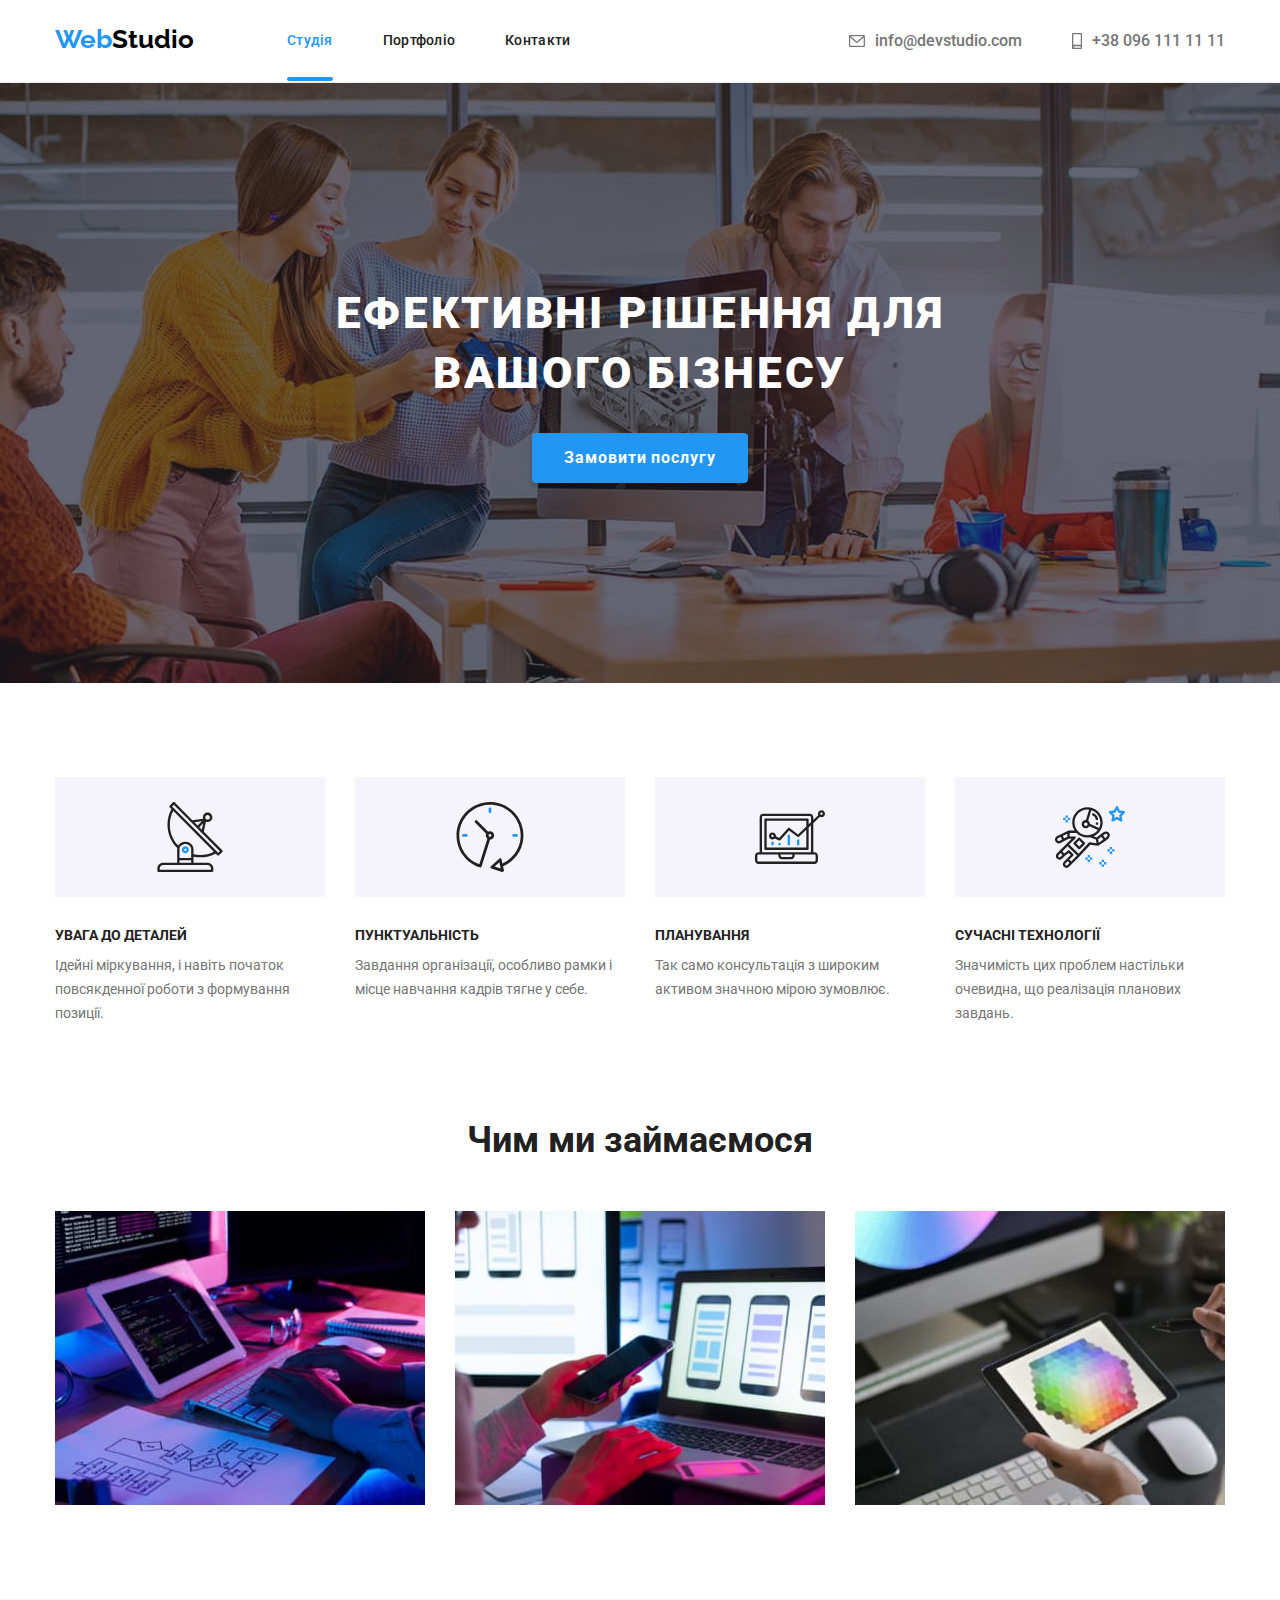
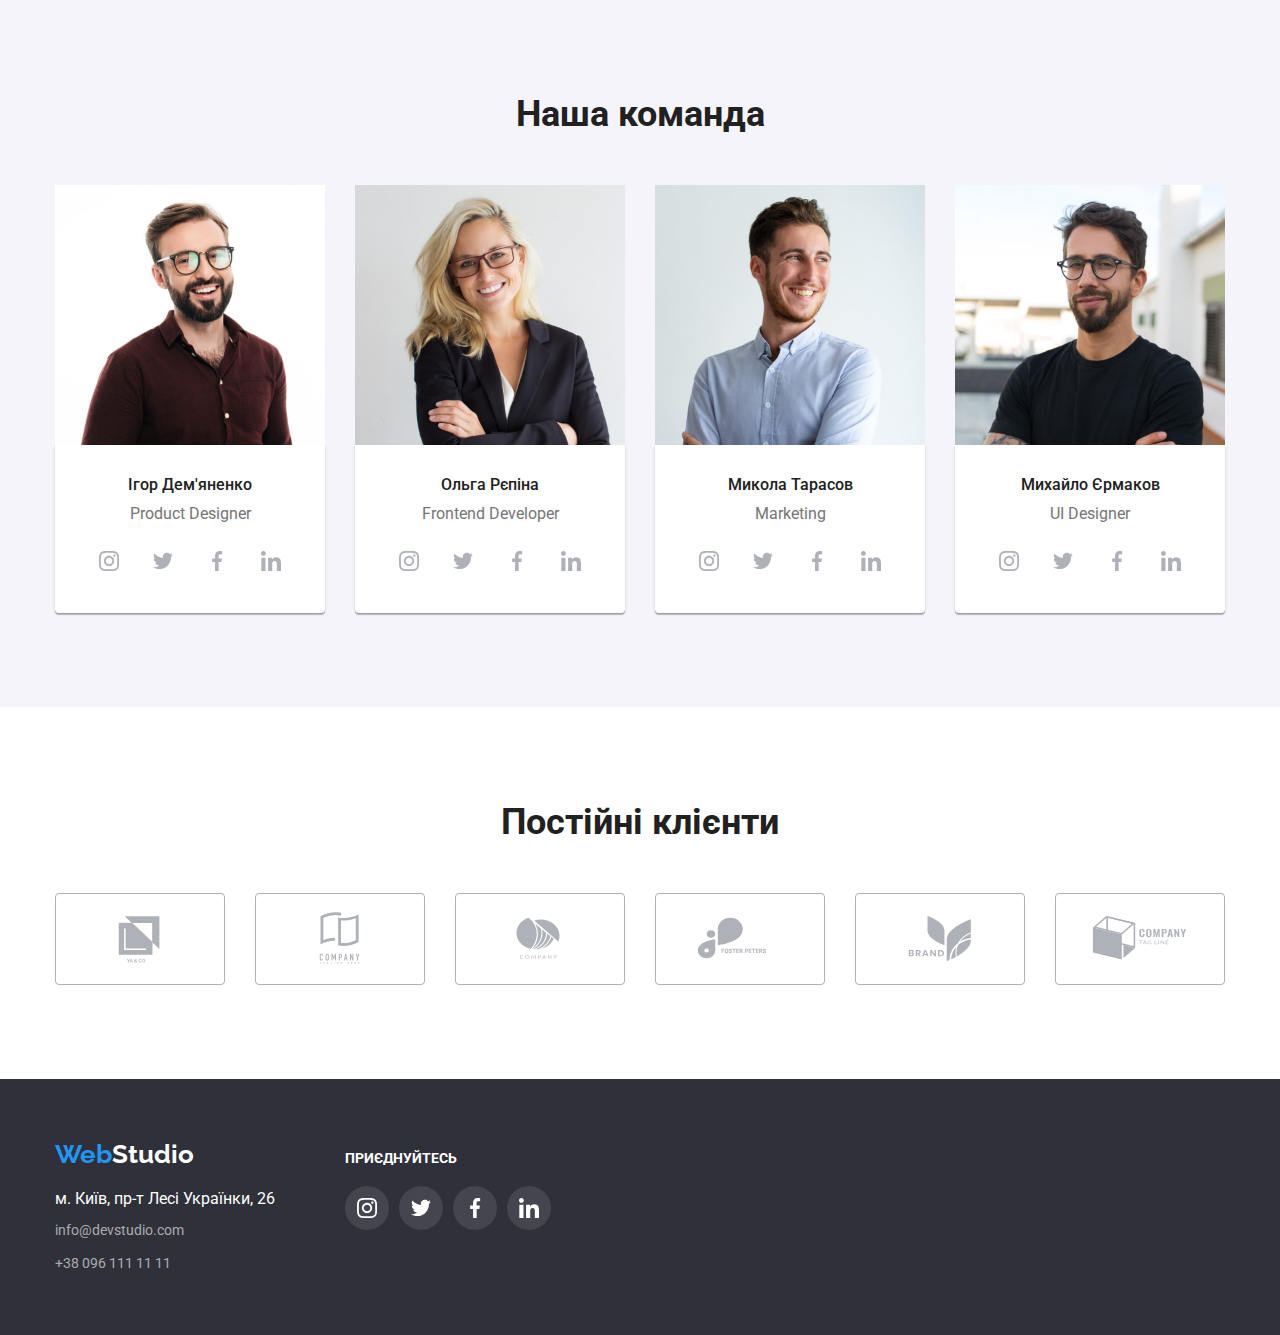
<file: index.html>
<!DOCTYPE html>
<html lang="uk">

<head>
    <meta charset="UTF-8">
    <meta http-equiv="X-UA-Compatible" content="IE=edge">
    <meta name="viewport" content="width=device-width, initial-scale=1.0">
    <title>WebStudio</title>
    <link rel="preconnect" href="https://fonts.googleapis.com">
    <link rel="preconnect" href="https://fonts.gstatic.com" crossorigin>
    <link
        href="https://fonts.googleapis.com/css2?family=Montserrat:wght@400;700&family=Raleway:wght@700&family=Roboto:wght@400;500;700;900&display=swap"
        rel="stylesheet">
    <link rel="stylesheet" href="./css/modern-normalize.css" />
    <link rel="stylesheet" href="./css/styles.css">
</head>

<body class="page">
    <!-- Навігація -->
    <header class="header">
        <div class="container header-container">
            <a class="logo-header link" lang="en" href="/">Web<span class="logo-part">Studio</span></a>
            <nav class="nav">
                <ul class="header-list">
                    <li class="header-item"><a class="nav-link link current" href="">Студія</a></li>
                    <li class="header-item"><a class="nav-link link " href="./portfolio.html">Портфоліо</a></li>
                    <li class="header-item"><a class="nav-link link" href="">Контакти</a></li>
                </ul>
            </nav>
            <ul class="contacts-list">
                <li class="contacts-list-item"><a class="contacts-header-link link" href="mailto:info@devstudio.com">
                        <svg class="contacts-icon" width="16" height="12">
                            <use href="./images/icons/icons.svg#icon-envelope">

                            </use>
                        </svg>info@devstudio.com
                    </a>
                </li>
                <li class="contacts-list-item"><a class="contacts-header-link link" href="tel:+380961111111">
                        <svg class="contacts-icon" width="10" height="16">
                            <use href="./images/icons/icons.svg#icon-smartphone">

                            </use>
                        </svg>+38 096 111
                        11 11
                    </a></li>
            </ul>
        </div>
    </header>
    <main>
        <!-- Герой -->
        <section class="hero">
            <div class="container hero-container">
                <h1 class="hero-title">Ефективні рішення для вашого бізнесу</h1>
                <button class="hero-btn" type="button"data-modal-open>Замовити послугу</button>
            </div>
        </section>
        <!-- Наші переваги -->
        <section class="hero-section">
            <div class="container">
                <h2 class="section-title visually-hidden">Наші плюси</h2>
                <ul class="hero-list">
                    <li class="hero-item">
                        <div class="about-us">
                            <svg class="icon about" width="70" height="70">
                                <use href="./images/icons/icons.svg#icon-antenna"></use>
                            </svg>
                        </div>
                        <h3 class="hero-caption">Увага до деталей</h3>
                        <p class="hero-subtitle">Ідейні міркування, і навіть початок повсякденної роботи з формування
                            позиції.</p>
                    </li>
                    <li class="hero-item">
                        <div class="about-us">
                            <svg class="icon about" width="70" height="70">
                                <use href="./images/icons/icons.svg#icon-clock"></use>
                            </svg>
                        </div>
                        <h3 class="hero-caption">Пунктуальність</h3>
                        <p class="hero-subtitle">Завдання організації, особливо рамки і місце навчання кадрів тягне у
                            себе.
                        </p>
                    </li>
                    <li class="hero-item">
                        <div class="about-us">
                            <svg class="icon about" width="70" height="70">
                                <use href="./images/icons/icons.svg#icon-diagram"></use>
                            </svg>
                        </div>
                        <h3 class="hero-caption">Планування</h3>
                        <p class="hero-subtitle">Так само консультація з широким активом значною мірою зумовлює.</p>
                    </li>
                    <li class="hero-item">
                        <div class="about-us">
                            <svg class="icon about" width="70" height="70">
                                <use href="./images/icons/icons.svg#icon-astronaut"></use>
                            </svg>
                        </div>
                        <h3 class="hero-caption">Сучасні технології</h3>
                        <p class="hero-subtitle">Значимість цих проблем настільки очевидна, що реалізація планових
                            завдань.
                        </p>
                    </li>
                </ul>
            </div>
        </section>
        <!-- Наша робота -->
        <section class="content">
            <div class="container">
                <h2 class="content-title">Чим ми займаємося</h2>
                <ul class="content-list">
                    <li class="content-item"><img class="img" src="./images/logo1.jpg" alt="робота за ноутбуком"
                            width=370>
                    </li>
                    <li class="content-item"><img class="img" src="./images/logo2.jpg" alt="робота в телефоні"
                            width=370>
                    </li>
                    <li class="content-item"><img class="img" src="./images/logo3.jpg" alt="робота в планшеті"
                            width=370>
                    </li>
                </ul>
            </div>
        </section>
        <!-- Команда -->
        <section class="section-team">
            <div class="container">
                <h2 class="section-team-title">Наша команда</h2>
                <ul class="section-team-list">
                    <li class="section-team-item">
                        <img class="img" src="./images/ihor.jpg" alt="Ігор Дем'яненко" width=270>
                        <div class="team-box">
                            <h3 class="section-team-caption">Ігор Дем'яненко</h3>
                            <p class="section-team-subtitle" lang="en">Product Designer</p>
                            <ul class="socials-list">
                                <li class="socials-item">
                                    <a class="socials-link" href="https://instagram.com" target="blank"
                                        rel="noopener noreferrer" aria-label="Instagram">
                                        <svg class="socials-icon" width="20" height="20">
                                            <use href="./images/icons/icons.svg#icon-instagram"></use>
                                        </svg>
                                    </a>
                                </li>
                                <li>
                                    <a class="socials-link" href="https://twitter.com" target="blank"
                                        rel="noopener noreferrer" aria-label="Twitter">
                                        <svg class="socials-icon" width="20" height="20">
                                            <use href="./images/icons/icons.svg#icon-twitter"></use>
                                        </svg>
                                    </a>
                                </li>
                                <li>
                                    <a class="socials-link" href="https://facebook.com" target="blank"
                                        rel="noopener noreferrer" aria-label="facebook">
                                        <svg class="socials-icon" width="20" height="20">
                                            <use href="./images/icons/icons.svg#icon-facebook"></use>
                                        </svg>
                                    </a>
                                </li>
                                <li>
                                    <a class="socials-link" href="https://linkedin.com" target="blank"
                                        rel="noopener noreferrer" aria-label="LinkedIn">
                                        <svg class="socials-icon" width="20" height="20">
                                            <use href="./images/icons/icons.svg#icon-linkedin"></use>
                                        </svg>
                                    </a>
                                </li>
                            </ul>
                        </div>
                    </li>
                    <li class="section-team-item">
                        <img class="img" src="./images/olga.jpg" alt="Ольга Рєпіна" width=270>
                        <div class="team-box">
                            <h3 class="section-team-caption">Ольга Рєпіна</h3>
                            <p class="section-team-subtitle" lang="en">Frontend Developer</p>
                            <ul class="socials-list">
                                <li class="socials-item">
                                    <a class="socials-link" href="https://instagram.com" target="blank"
                                        rel="noopener noreferrer" aria-label="Instagram">
                                        <svg class="socials-icon" width="20" height="20">
                                            <use href="./images/icons/icons.svg#icon-instagram"></use>
                                        </svg>
                                    </a>
                                </li>
                                <li>
                                    <a class="socials-link" href="https://twitter.com" target="blank"
                                        rel="noopener noreferrer" aria-label="Twitter">
                                        <svg class="socials-icon" width="20" height="20">
                                            <use href="./images/icons/icons.svg#icon-twitter"></use>
                                        </svg>
                                    </a>
                                </li>
                                <li>
                                    <a class="socials-link" href="https://facebook.com" target="blank"
                                        rel="noopener noreferrer" aria-label="facebook">
                                        <svg class="socials-icon" width="20" height="20">
                                            <use href="./images/icons/icons.svg#icon-facebook"></use>
                                        </svg>
                                    </a>
                                </li>
                                <li>
                                    <a class="socials-link" href="https://linkedin.com" target="blank"
                                        rel="noopener noreferrer" aria-label="LinkedIn">
                                        <svg class="socials-icon" width="20" height="20">
                                            <use href="./images/icons/icons.svg#icon-linkedin"></use>
                                        </svg>
                                    </a>
                                </li>
                            </ul>
                        </div>
                    </li>
                    <li class="section-team-item">
                        <img class="img" src="./images/mykola.jpg" alt="Микола Тарасов" width=270>
                        <div class="team-box">
                            <h3 class="section-team-caption">Микола Тарасов</h3>
                            <p class="section-team-subtitle" lang="en">Marketing</p>
                            <ul class="socials-list">
                                <li class="socials-item">
                                    <a class="socials-link" href="https://instagram.com" target="blank"
                                        rel="noopener noreferrer" aria-label="Instagram">
                                        <svg class="socials-icon" width="20" height="20">
                                            <use href="./images/icons/icons.svg#icon-instagram"></use>
                                        </svg>
                                    </a>
                                </li>
                                <li>
                                    <a class="socials-link" href="https://twitter.com" target="blank"
                                        rel="noopener noreferrer" aria-label="Twitter">
                                        <svg class="socials-icon" width="20" height="20">
                                            <use href="./images/icons/icons.svg#icon-twitter"></use>
                                        </svg>
                                    </a>
                                </li>
                                <li>
                                    <a class="socials-link" href="https://facebook.com" target="blank"
                                        rel="noopener noreferrer" aria-label="facebook">
                                        <svg class="socials-icon" width="20" height="20">
                                            <use href="./images/icons/icons.svg#icon-facebook"></use>
                                        </svg>
                                    </a>
                                </li>
                                <li>
                                    <a class="socials-link" href="https://linkedin.com" target="blank"
                                        rel="noopener noreferrer" aria-label="LinkedIn">
                                        <svg class="socials-icon" width="20" height="20">
                                            <use href="./images/icons/icons.svg#icon-linkedin"></use>
                                        </svg>
                                    </a>
                                </li>
                            </ul>
                        </div>
                    </li>
                    <li class="section-team-item">
                        <img class="img" src="./images/myhaylo.jpg" alt="Михайло Єрмаков" width=270>
                        <div class="team-box">
                            <h3 class="section-team-caption">Михайло Єрмаков</h3>
                            <p class="section-team-subtitle" lang="en">UI Designer</p>
                            <ul class="socials-list">
                                <li class="socials-item">
                                    <a class="socials-link" href="https://instagram.com" target="blank"
                                        rel="noopener noreferrer" aria-label="Instagram">
                                        <svg class="socials-icon" width="20" height="20">
                                            <use href="./images/icons/icons.svg#icon-instagram"></use>
                                        </svg>
                                    </a>
                                </li>
                                <li>
                                    <a class="socials-link" href="https://twitter.com" target="blank"
                                        rel="noopener noreferrer" aria-label="Twitter">
                                        <svg class="socials-icon" width="20" height="20">
                                            <use href="./images/icons/icons.svg#icon-twitter"></use>
                                        </svg>
                                    </a>
                                </li>
                                <li>
                                    <a class="socials-link" href="https://facebook.com" target="blank"
                                        rel="noopener noreferrer" aria-label="facebook">
                                        <svg class="socials-icon" width="20" height="20">
                                            <use href="./images/icons/icons.svg#icon-facebook"></use>
                                        </svg>
                                    </a>
                                </li>
                                <li>
                                    <a class="socials-link" href="https://linkedin.com" target="blank"
                                        rel="noopener noreferrer" aria-label="LinkedIn">
                                        <svg class="socials-icon" width="20" height="20">
                                            <use href="./images/icons/icons.svg#icon-linkedin"></use>
                                        </svg>
                                    </a>
                                </li>
                            </ul>
                        </div>
                    </li>

                </ul>
            </div>
        </section>
        <section class="customers">
            <div class="container customers-container">
                <h2 class="customers-title">Постійні клієнти</h2>
                <ul class="customers-list">
                    <li class="customers-item">
                        <a class="customers-link" href="#" aria-label="Ya and Co">
                            <svg class="customers-icon" width="106" height="60">
                                <use href="./images/icons/icons.svg#icon-Client-1"></use>
                            </svg>
                        </a>
                    </li>
                    <li class="customers-item">
                        <a class="customers-link" href="#" aria-label="Company Teg line hear">
                            <svg class="customers-icon" width="106" height="60">
                                <use href="./images/icons/icons.svg#icon-Client-2"></use>
                            </svg>
                        </a>
                    </li>
                    <li class="customers-item">
                        <a class="customers-link" href="#" aria-label="Company">
                            <svg class="customers-icon" width="106" height="60">
                                <use href="./images/icons/icons.svg#icon-Client-3"></use>
                            </svg>
                        </a>
                    </li>
                    <li class="customers-item">
                        <a class="customers-link" href="#" aria-label="Foster Peters">
                            <svg class="customers-icon" width="106" height="60">
                                <use href="./images/icons/icons.svg#icon-Client-4"></use>
                            </svg>
                        </a>
                    </li>
                    <li class="customers-item">
                        <a class="customers-link" href="#" aria-label="Brend">
                            <svg class="customers-icon" width="106" height="60">
                                <use href="./images/icons/icons.svg#icon-Client-5"></use>
                            </svg>
                        </a>
                    </li>
                    <li class="customers-item">
                        <a class="customers-link" href="#" aria-label="Company Teg line">
                            <svg class="customers-icon" width="106" height="60">
                                <use href="./images/icons/icons.svg#icon-Client-6"></use>
                            </svg>
                        </a>
                    </li>
                </ul>
            </div>
        </section>
    </main>
    <!-- Наші контакти -->
    <footer class="footer">
        <div class="container container-footer">
            <div class="group">
                <a class="logo-footer link" lang="en" href="/"> Web<span class="logo-part">Studio</span></a>
                <address class="contacts">
                    <p class="contacts-adress">м. Київ, пр-т Лесі Українки, 26</p>
                    <ul class="footer-list">
                        <li class="footer-list-item"><a class="footer-link link"
                                href="mailto:info@devstudio.com">info@devstudio.com</a>
                        </li>
                        <li class="footer-list-item"><a class="footer-link link" href="tel:+380961111111">+38 096
                                111 11 11</a>
                        </li>
                    </ul>
                </address>
            </div>
            <div class="social-footer">
                <p class="footer-spitch">приєднуйтесь</p>
                <ul class="socials-list footer-icons">
                    <li class="socials-item">
                        <a class="socials-link dark-icon" href="https://instagram.com" target="blank"
                            rel="noopener noreferrer" aria-label="Instagram">
                            <svg class="socials-icon" width="20" height="20">
                                <use href="./images/icons/icons.svg#icon-instagram"></use>
                            </svg>
                        </a>
                    </li>
                    <li>
                        <a class="socials-link dark-icon" href="https://twitter.com" target="blank"
                            rel="noopener noreferrer" aria-label="Twitter">
                            <svg class="socials-icon" width="20" height="20">
                                <use href="./images/icons/icons.svg#icon-twitter"></use>
                            </svg>
                        </a>
                    </li>
                    <li>
                        <a class="socials-link dark-icon" href="https://facebook.com" target="blank"
                            rel="noopener noreferrer" aria-label="facebook">
                            <svg class="socials-icon" width="20" height="20">
                                <use href="./images/icons/icons.svg#icon-facebook"></use>
                            </svg>
                        </a>
                    </li>
                    <li>
                        <a class="socials-link dark-icon" href="https://linkedin.com" target="blank"
                            rel="noopener noreferrer" aria-label="LinkedIn">
                            <svg class="socials-icon" width="20" height="20">
                                <use href="./images/icons/icons.svg#icon-linkedin"></use>
                            </svg>
                        </a>
                    </li>
                </ul>
            </div>
        </div>
    </footer>
    <!-- Modal window -->
    <div class="backdrop is-hidden"data-modal>
        <div class="modal">
            <button class="modal-btn" type="button"data-modal-close>  <svg class="close-icon" width="20" height="20">
                <use href="./images/icons/icons.svg#icon-close"></use>
            </svg></button>
        </div>
    </div>
    <script src="./js/modal.js"></script>
</body>

</html>
</file>
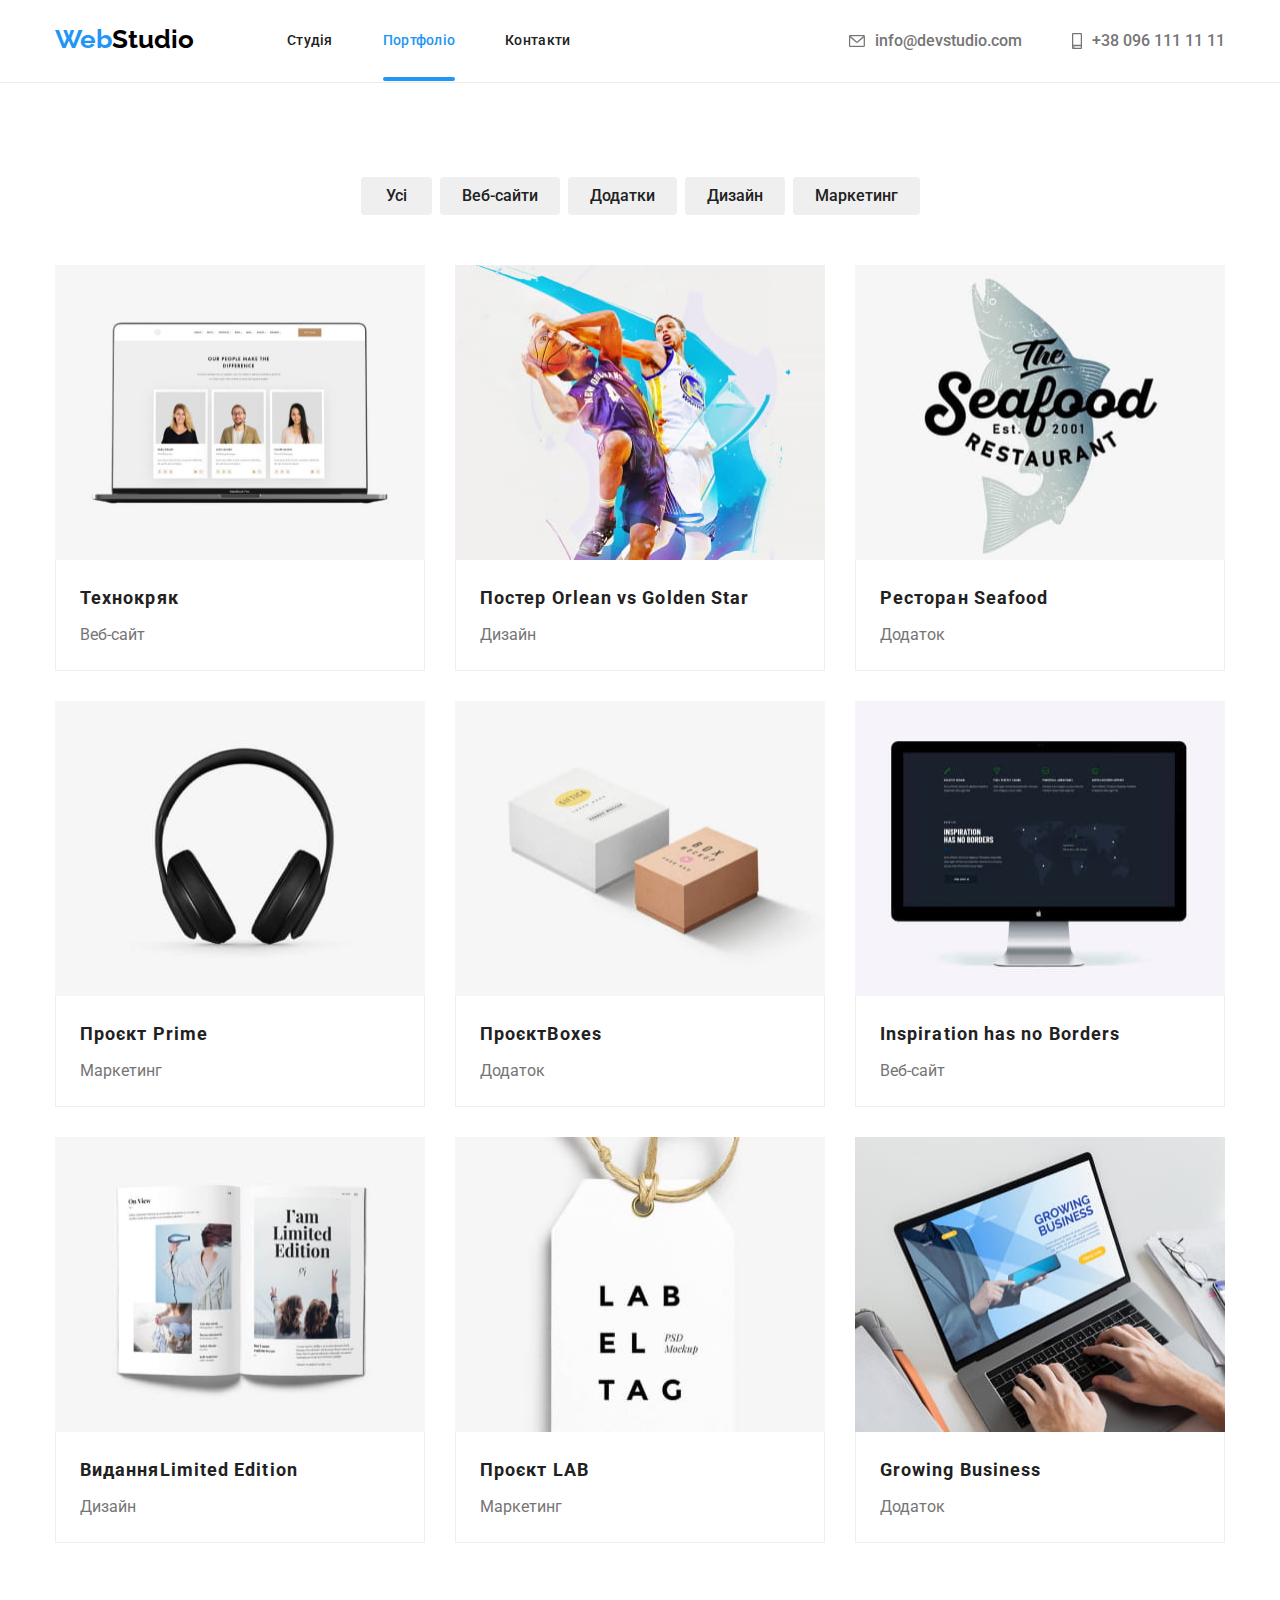
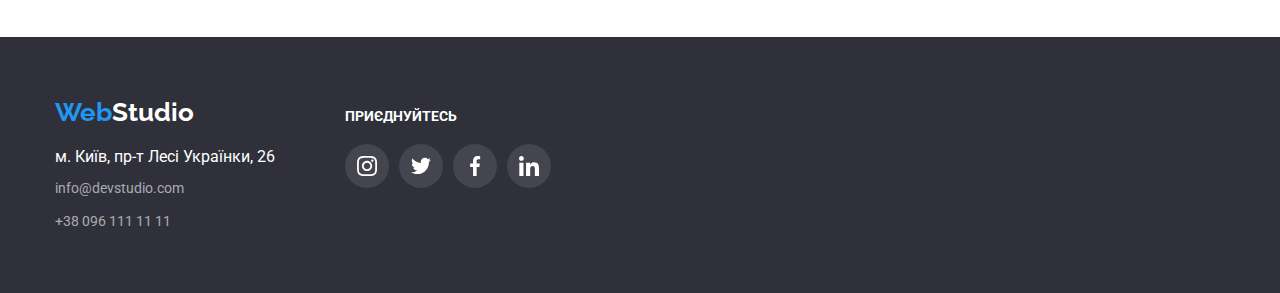
<file: portfolio.html>
<!DOCTYPE html>
<html lang="uk">

<head>
    <meta charset="UTF-8">
    <meta http-equiv="X-UA-Compatible" content="IE=edge">
    <meta name="viewport" content="width=device-width, initial-scale=1.0">
    <title>Portfolio</title>
    <link rel="preconnect" href="https://fonts.googleapis.com">
    <link rel="preconnect" href="https://fonts.gstatic.com" crossorigin>
    <link
        href="https://fonts.googleapis.com/css2?family=Montserrat:wght@400;700&family=Raleway:wght@700&family=Roboto:wght@400;500;700;900&display=swap"
        rel="stylesheet">
    <link rel="stylesheet" href="./css/modern-normalize.css" />
    <link rel="stylesheet" href="./css/styles.css">
</head>

<body class="page">
    <!-- Навігація -->
    <header class="header">
        <div class="container header-container">
            <a class="logo-header link" lang="en" href="/">Web<span class="logo-part">Studio</span></a>

            <nav class="nav">
                <ul class="header-list">
                    <li class="header-item"><a class="nav-link link" href="./index.html">Студія</a></li>
                    <li class="header-item"><a class="nav-link link current" href="">Портфоліо</a></li>
                    <li class="header-item"><a class="nav-link link" href="">Контакти</a></li>
                </ul>
            </nav>
            <ul class="contacts-list">
                <li class="contacts-list-item"><a class="contacts-header-link link" href="mailto:info@devstudio.com">
                        <svg class="contacts-icon" width="16" height="12">
                            <use href="./images/icons/icons.svg#icon-envelope">

                            </use>
                        </svg>info@devstudio.com
                    </a>
                </li>
                <li class="contacts-list-item"><a class="contacts-header-link link" href="tel:+380961111111">
                        <svg class="contacts-icon" width="10" height="16">
                            <use href="./images/icons/icons.svg#icon-smartphone">

                            </use>
                        </svg>+38 096 111
                        11 11
                    </a></li>
            </ul>
        </div>
    </header>
    <main>
        <!-- PORTFOLIO-BUTTONS -->
        <section class="section">
            <div class="container">
                <h1 class="section-title visually-hidden">Portfolio</h1>
                <ul class="section-list">
                    <li><button class="section-btn first-btn" type="button">Усі</button></li>
                    <li><button class="section-btn" type="button">Веб-сайти</button>
                    </li>
                    <li><button class="section-btn" type="button">Додатки</button>
                    </li>
                    <li><button class="section-btn" type="button">Дизайн</button>
                    </li>
                    <li><button class="section-btn" type="button">Маркетинг</button>
                    </li>
                </ul>
                <ul class="portfolio-list">
                    <li>
                        <a class="card" href="">
                        <img class="img" src="./images/img-1.jpg" alt="Веб-сайт" width="370" height="295">
                        <div class="portfolio-box">
                            <h2 class="portfolio-list-caption">Технокряк</h2>
                            <p class="portfolio-list-subtitle">Веб-сайт</p>
                        </div>
                    </a>
                    </li>
                    <li>
                        <a class="card" href="">
                        <img class="img" src="./images/img-2.jpg" alt="баскетбольний постер" width="370" height="295">
                        <div class="portfolio-box">
                            <h2 class="portfolio-list-caption">Постер <span lang="en">Orlean vs Golden Star</span></h2>
                            <p class="portfolio-list-subtitle">Дизайн</p>
                        </div>
                    </a>
                    </li>
                    <li>
                        <a class="card" href="">
                        <img class="img" src="./images/img-3.jpg" alt="постер рибного ресторану" width="370"
                            height="295">
                        <div class="portfolio-box">
                            <h2 class="portfolio-list-caption">Ресторан <span lang="en">Seafood</span></h2>
                            <p class="portfolio-list-subtitle">Додаток</p>
                        </div>
                    </a>
                    </li>
                    <li>
                        <a class="card" href="">
                        <img class="img" src="./images/img-4.jpg" alt="навушники" width="370" height="295">
                        <div class="portfolio-box">
                            <h2 class="portfolio-list-caption">Проєкт <span lang="en">Prime</span></h2>
                            <p class="portfolio-list-subtitle">Маркетинг</p>
                        </div>
                    </a>
                    </li>
                    <li>
                        <a class="card" href="">
                        <img class="img" src="./images/img-5.jpg" alt="дві коробки" width="370" height="295">
                        <div class="portfolio-box">
                            <h2 class="portfolio-list-caption">Проєкт<span lang="en">Boxes</span></h2>
                            <p class="portfolio-list-subtitle">Додаток</p>
                        </div>
                    </a>
                    </li>
                    <li>
                        <a class="card" href="">
                        <img class="img" src="./images/img-6.jpg" alt="монітор" width="370" height="295">
                        <div class="portfolio-box">
                            <h2 class="portfolio-list-caption" lang="en">Inspiration has no Borders</h2>
                            <p class="portfolio-list-subtitle">Веб-сайт</p>
                        </div>
                    </a>
                    </li>
                    <li>
                        <a class="card" href="">
                        <img class="img" src="./images/img-7.jpg" alt="книга" width="370" height="295">
                        <div class="portfolio-box">
                            <h2 class="portfolio-list-caption">Видання<span lang="en">Limited Edition</span> </h2>
                            <p class="portfolio-list-subtitle">Дизайн</p>
                        </div>
                    </a>
                    </li>
                    <li>
                        <a class="card" href="">
                        <img class="img" src="./images/img-8.jpg" alt="бірка" width="370" height="295">
                        <div class="portfolio-box">
                            <h2 class="portfolio-list-caption">Проєкт <span lang="en">LAB</span></h2>
                            <p class="portfolio-list-subtitle">Маркетинг</p>
                        </div>
                    </a>
                    </li>
                    <li>
                        <a class="card" href="">
                        <img class="img" src="./images/img-9.jpg" alt="ноутбук" width="370" height="295">
                        <div class="portfolio-box">
                            <h2 class="portfolio-list-caption" lang="en">Growing Business</h2>
                            <p class="portfolio-list-subtitle">Додаток</p>
                        </div>
                    </a>
                    </li>
                </ul>
            </div>
        </section>
    </main>
    <!-- Наші контакти -->
    <footer class="footer">
        <div class="container container-footer">
            <div class="group">
                <a class="logo-footer link" lang="en" href="/"> Web<span class="logo-part">Studio</span></a>
                <address class="contacts">
                    <p class="contacts-adress">м. Київ, пр-т Лесі Українки, 26</p>
                    <ul class="footer-list">
                        <li class="footer-list-item"><a class="footer-link link"
                                href="mailto:info@devstudio.com">info@devstudio.com</a>
                        </li>
                        <li class="footer-list-item"><a class="footer-link link" href="tel:+380961111111">+38 096
                                111 11 11</a>
                        </li>
                    </ul>
                </address>
            </div>
            <div class="social-footer">
                <p class="footer-spitch">приєднуйтесь</p>
                <ul class="socials-list footer-icons">
                    <li class="socials-item">
                        <a class="socials-link dark-icon" href="https://instagram.com" target="blank"
                            rel="noopener noreferrer" aria-label="Instagram">
                            <svg class="socials-icon" width="20" height="20">
                                <use href="./images/icons/icons.svg#icon-instagram"></use>
                            </svg>
                        </a>
                    </li>
                    <li>
                        <a class="socials-link dark-icon" href="https://twitter.com" target="blank"
                            rel="noopener noreferrer" aria-label="Twitter">
                            <svg class="socials-icon" width="20" height="20">
                                <use href="./images/icons/icons.svg#icon-twitter"></use>
                            </svg>
                        </a>
                    </li>
                    <li>
                        <a class="socials-link dark-icon" href="https://facebook.com" target="blank"
                            rel="noopener noreferrer" aria-label="facebook">
                            <svg class="socials-icon" width="20" height="20">
                                <use href="./images/icons/icons.svg#icon-facebook"></use>
                            </svg>
                        </a>
                    </li>
                    <li>
                        <a class="socials-link dark-icon" href="https://linkedin.com" target="blank"
                            rel="noopener noreferrer" aria-label="LinkedIn">
                            <svg class="socials-icon" width="20" height="20">
                                <use href="./images/icons/icons.svg#icon-linkedin"></use>
                            </svg>
                        </a>
                    </li>
                </ul>
            </div>
        </div>
    </footer>
</body>

</html>
</file>
<file: css/styles.css>
:root {
  /* Fonts */

  --main-font: Roboto, sans-sefir;
  --secondary-font: Raleway, sans-sefir;

  /*Text colors  */

  --main-txt-cl: #212121;
  --accent-txt-cl: #2196f3;
  --logo-txt-cl: #000000;
  --grey-txt-cl: #757575;
  --light-txt-cl: #ffffff;
  --dark-txt-cl: rgba(255, 255, 255, 0.6);

  /* Icons fill */

  --main-icn-fill: #AFB1B8;

  /* Background colors */

  --accent-bg-cl: #2196f3;
  --secondary-bg-cl: #188CE8;
  --main-bg-cl: #ffffff;
  --dark-bg-cl: #2f303a;
  --light-bg-cl: #f5f4fa;
  --icon-bg-cl: rgba(255, 255, 255, 0.1);
  --cust-bg-cl: #f5f5f5;


  --animation: 250ms cubic-bezier(0.4, 0, 0.2, 1);

  /* Others */
}

.page {
  font-family: var(--main-font);
  color: var(--main-txt-cl);
  background-color: var(--main-bg-cl);
}

/* reset */

h1,
h2,
h3,
h4,
h5,
h6,
p,
ul {
  margin: 0;
}

img {
  display: block;
}


.link {
  text-decoration: none;
}

.header-list,
.contacts-list,
.footer-list,
.section-team-list,
.hero-list,
.content-list,
.section-list,
.portfolio-list,
.socials-list,
.customers-list {
  list-style: none;
  margin: 0;
  padding: 0;
}

.container {
  width: 1200px;
  padding-left: 15px;
  padding-right: 15px;
  margin-left: auto;
  margin-right: auto;

  /* outline: 2px solid red; */

}

/* HEADER */

.header {
  background-color: var(--main-bg-cl);
  border-bottom: 1px solid #ECECEC;
}

.header-container {
  display: flex;
}

.nav {
  margin-right: auto;
}

.nav-link {
  color: var(--main-txt-cl);
  padding: 32px 0;
  display: block;

}

.contacts-header-link {
  display: block;
  color: var(--grey-txt-cl);
  padding: 32px 0;
}

.header-list {
  display: flex;
  gap: 50px;
}

.contacts-list {
  display: flex;
  gap: 50px;
  align-items: center;
  font-weight: 500;
}

.header-item {
  font-weight: 500;
  font-size: 14px;
  line-height: calc(16 / 14);
  letter-spacing: 0.02em;
  color: var(--main-txt-cl);
}

.link.current {
  color: var(--accent-txt-cl);
}

.header .link {
  transition: color var(--animation);
}

.header .link:hover,
.header .link:focus {
  color: var(--accent-txt-cl);
}

.logo-header {
  font-family: var(--secondary-font);
  font-weight: 700;
  font-size: 26px;
  line-height: calc(31 / 26);
  color: var(--accent-txt-cl);
  text-decoration: none;
  padding: 24px 0;
  margin-right: 93px;
}


.header .logo-part {
  color: var(--logo-txt-cl);
}


.contacts-list .link {
  color: var(--grey-txt-cl);
}

.contacts-icon {
  fill: currentColor;
  stroke: var(--grey-txt-cl);

  transition: fill var(--animation);
}

.contacts-icon:hover,
.contacts-icon:focus {
  fill: var(--accent-bg-cl);
}



.contacts-header-link.link {
  display: flex;
  align-items: center;
  gap: 10px;
}

.header-item {
  position: relative;
}


.nav-link.link.current::before {
  content: "";
  position: absolute;
  left: 0;
  bottom: -1.5%;
  display: inline-block;
  width: 100%;
  height: 4px;
  background-color: var(--accent-txt-cl);
  border-radius: 4px;
  transition: opacity 250ms cubic-bezier(0.4, 0, 0.2, 1);
}



/* HERO */

.visually-hidden {
  position: absolute;
  width: 1px;
  height: 1px;
  margin: -1px;
  border: 0;
  padding: 0;
  white-space: nowrap;
  clip-path: inset(100%);
  clip: rect(0 0 0 0);
  overflow: hidden;
}

.hero {
  background-color: var(--dark-bg-cl);
  max-width: 1600px;
  padding-top: 200px;
  padding-bottom: 200px;
  margin-left: auto;
  margin-right: auto;
  background-image: linear-gradient(rgba(47, 48, 58, 0.4), rgba(47, 48, 58, 0.4)),
    url("../images/hero-bg/hero.jpg");
  background-repeat: no-repeat;
  background-position: center;
  background-size: cover;
}

.hero-container {
  width: 696px;
}

.hero-title {
  margin-bottom: 30px;
  display: block;
  font-weight: 900;
  font-size: 44px;
  line-height: calc(60 / 44);
  text-align: center;
  letter-spacing: 0.06em;
  text-transform: uppercase;
  color: var(--main-bg-cl);
}

.hero-btn {
  display: block;
  margin-left: auto;
  margin-right: auto;
  border: none;
  padding: 10px 32px;
  box-shadow: 0px 4px 4px rgba(0, 0, 0, 0.15);
  border-radius: 4px;
  font-family: inherit;
  font-weight: 700;
  font-size: 16px;
  line-height: calc(30 / 16);
  letter-spacing: 0.06em;
  color: var(--main-bg-cl);
  background-color: var(--accent-bg-cl);
  cursor: pointer;

  transition: background-color var(--animation);
}

.hero .hero-btn:hover,
.hero .hero-btn:focus {
  background-color: var(--secondary-bg-cl);
}

/* НАШІ ПЕРЕВАГИ */

.hero-list {
  display: flex;
  justify-content: center;
  gap: 30px;
}

.hero-section {
  padding-top: 94px;
  padding-bottom: 94px;
}


.hero-item {
  width: 270px;
}


.hero-caption {
  margin-bottom: 10px;
  font-weight: 700;
  font-size: 14px;
  line-height: calc(16 / 14);
  text-transform: uppercase;
  color: var(--main-txt-cl);
}

.hero-subtitle {
  font-size: 14px;
  line-height: calc(24 / 14);
  color: var(--grey-txt-cl);
}

.about-us {
  display: flex;
  justify-content: center;
  align-items: center;
  margin-bottom: 30px;
  background-color: var(--light-bg-cl);
  height: 120px;

}




/* НАША РОБОТА */

.content-title {

  margin-bottom: 50px;
  font-weight: 700;
  font-size: 36px;
  line-height: calc(42 / 36);
  text-align: center;
  color: var(--main-txt-cl);
}

.content-list {
  display: flex;
  gap: 30px;
  justify-content: center;
}

.content {
  padding-bottom: 94px;
}


/* НАША КОМАНДА */

.section-team-title {
  margin-bottom: 50px;
  text-align: center;
  font-weight: 700;
  font-size: 36px;
  line-height: calc(42 / 36);
}

.section-team {
  background-color: var(--light-bg-cl);
  padding: 94px 0;
}

.section-team-caption {
  margin-bottom: 10px;
  font-weight: 500;
  font-size: 16px;
  line-height: calc(19 / 16);
  text-align: center;
  color: var(--main-txt-cl);
}

.section-team-subtitle {
  font-size: 16px;
  line-height: calc(19 / 16);
  text-align: center;
  color: var(--grey-txt-cl);
  margin-bottom: 16px;
}

.section-team-list {
  display: flex;
  flex-wrap: wrap;
  gap: 30px;
}

.team-box {
  padding: 30px;
  box-shadow: 0px 1px 3px rgba(0, 0, 0, 0.12), 0px 1px 1px rgba(0, 0, 0, 0.14), 0px 2px 1px rgba(0, 0, 0, 0.2);
  border-radius: 0px 0px 4px 4px;
  background-color: var(--main-bg-cl);
}

.socials-list {
  display: flex;
  gap: 10px;
  justify-content: center;
}


.socials-link {
  display: flex;
  align-items: center;
  justify-content: center;
  width: 44px;
  height: 44px;
  background-color: var(--light-txt-cl);
  border-radius: 50%;
  color: var(--main-icn-fill);

  transition: background-color var(--animation), color var(--animation);
}

.socials-link:hover,
.socials-link:focus {
  background-color: var(--secondary-bg-cl);
  color: var(--light-txt-cl);
}


.socials-link {
  fill: currentColor;
}


/* НАШІ КЛІЄНТИ */

.customers {
  padding: 94px 0;
}

.customers-list {
  display: flex;
  flex-wrap: wrap;
  gap: 30px;
}

.customers-title {
  font-family: 'Roboto';
  font-weight: 700;
  font-size: 36px;
  line-height: calc(42 / 36);
  text-align: center;
  color: var(--main-txt-cl);
  margin-bottom: 50px;
}


.customers-link {
  display: flex;
  border: 1px solid var(--main-icn-fill);
  border-radius: 4px;
  width: 170px;
  height: 92px;
  align-items: center;
  justify-content: center;
  color: var(--main-icn-fill);
}


.customers-icon {
  fill: currentColor;

  transition: fill var(--animation);

}

.customers-icon:hover,
.customers-icon:focus {
  fill: var(--accent-bg-cl);

  transition: border var(--animation);
}


.customers-link:hover,
.customers-link:focus {
  border: 1px solid var(--accent-bg-cl);
}

/* НАШІ КОНТАКТИ */

.footer {
  background-color: var(--dark-bg-cl);
  padding-bottom: 60px;
  padding-top: 60px;
}



.footer .logo-footer {
  font-family: var(--secondary-font);
  font-weight: 700;
  font-size: 26px;
  line-height: calc(31 / 26);
  color: var(--accent-txt-cl);
  text-decoration: none;
}


.footer .logo-part {
  font-family: var(--secondary-font);
  font-weight: 700;
  font-size: 26px;
  line-height: calc(31 / 26);
  color: var(--light-txt-cl);
  text-decoration: none;
  margin-bottom: 20px;
  display: inline-block;
}

.contacts {
  font-style: normal;

}

.contacts-adress {
  color: var(--light-txt-cl);
  margin-bottom: 9px;
}

.footer-list-item:not(:last-child) {
  margin-bottom: 9px;
}

.footer-link {
  font-size: 14px;
  line-height: calc(24 / 14);
  color: var(--dark-txt-cl);
  text-decoration: none;

  transition: color var(--animation);
}


.footer .footer-link:hover,
.footer .footer-link:focus {
  color: var(--accent-txt-cl);
}

.footer-spitch {
  font-family: 'Roboto';
  font-weight: 700;
  font-size: 14px;
  line-height: calc(16 / 14);
  text-transform: uppercase;
  color: var(--light-txt-cl);
  margin-bottom: 20px;
}

.container-footer {
  display: flex;
  align-items: baseline;
}

.group {
  margin-right: 70px;
}


.dark-icon {
  background-color: var(--icon-bg-cl);
  color: var(--main-bg-cl);

  transition: background-color var(--animation);

}

.dark-icon:hover,
.dark-icon:focus {
  background-color: var(--accent-bg-cl);
}

/*PORTFOLIO-BUTTONS */

.section-btn {
  border: 0;
  border-radius: 4px;
  font-family: inherit;
  font-weight: 500;
  font-size: 16px;
  line-height: calc(26 / 16);
  text-align: center;
  color: var(--main-txt-cl);
  cursor: pointer;
  padding: 6px 22px;

  transition: color var(--animation), background-color var(--animation);
}

.first-btn {
  padding: 6px 25px;
}


.section-list {
  margin-bottom: 50px;
  justify-content: center;
  display: flex;
  gap: 8px;
}

.portfolio-list {
  display: flex;
  flex-wrap: wrap;
  gap: 30px;
}

.portfolio-box {
  padding: 20px 24px;
  border: 1px solid #EEEEEE;
  border-top: 0;
}


.section-btn:hover,
.section-btn:focus {
  color: var(--light-txt-cl);
  background-color: var(--accent-bg-cl);
  box-shadow: 0px 3px 1px rgba(0, 0, 0, 0.1), 0px 1px 2px rgba(0, 0, 0, 0.08),
    0px 2px 2px rgba(0, 0, 0, 0.12);
  border-radius: 4px;
}

.portfolio-list-caption {
  margin-bottom: 4px;
  font-weight: 700;
  font-size: 18px;
  line-height: calc(36 / 18);
  letter-spacing: 0.06em;
  color: var(--main-txt-cl);
}

.portfolio-list-subtitle {
  font-size: 16px;
  line-height: calc(30 / 16);
  color: var(--grey-txt-cl);
}

.section {
  padding: 94px 0;
}

.card {
  transition: box-shadow var(--animation);
}

.card:hover,
.card:focus {
  box-shadow: 0px 1px 1px rgba(0, 0, 0, 0.12), 0px 4px 4px rgba(0, 0, 0, 0.06), 1px 4px 6px rgba(0, 0, 0, 0.16);
}


.card {
  display: block;
  text-decoration: none;
}


/* Modal window */

.backdrop {
  position: fixed;
  top: 0;
  left: 0;
  z-index: 100;



  width: 100%;
  height: 100%;
  background-color: rgba(0, 0, 0, 0.2);

  transition: visibility 250ms cubic-bezier(0.4, 0, 0.2, 1), opacity 250ms cubic-bezier(0.4, 0, 0.2, 1);
}

.backdrop.is-hidden {
  opacity: 0;
  pointer-events: none;
  visibility: hidden;
}

.modal {
  position: absolute;
  top: 50%;
  left: 50%;
  transform: translate(-50%, -50%);

  width: 528px;
  height: 581px;
  background-color: var(--main-bg-cl);

  box-shadow: 0px 1px 3px rgba(0, 0, 0, 0.12), 0px 1px 1px rgba(0, 0, 0, 0.14), 0px 2px 1px rgba(0, 0, 0, 0.2);
  border-radius: 4px;
}


.modal-btn {
  position: absolute;
  top: 0;
  right: 0;

  display: flex;
  justify-content: center;
  border-radius: 50%;
  align-items: center;
  padding: 0;

  width: 30px;
  height: 30px;
  background-color: var(--main-bg-cl);
  border: 1px solid rgba(0, 0, 0, 0.1);
  cursor: pointer;

}
</file>
